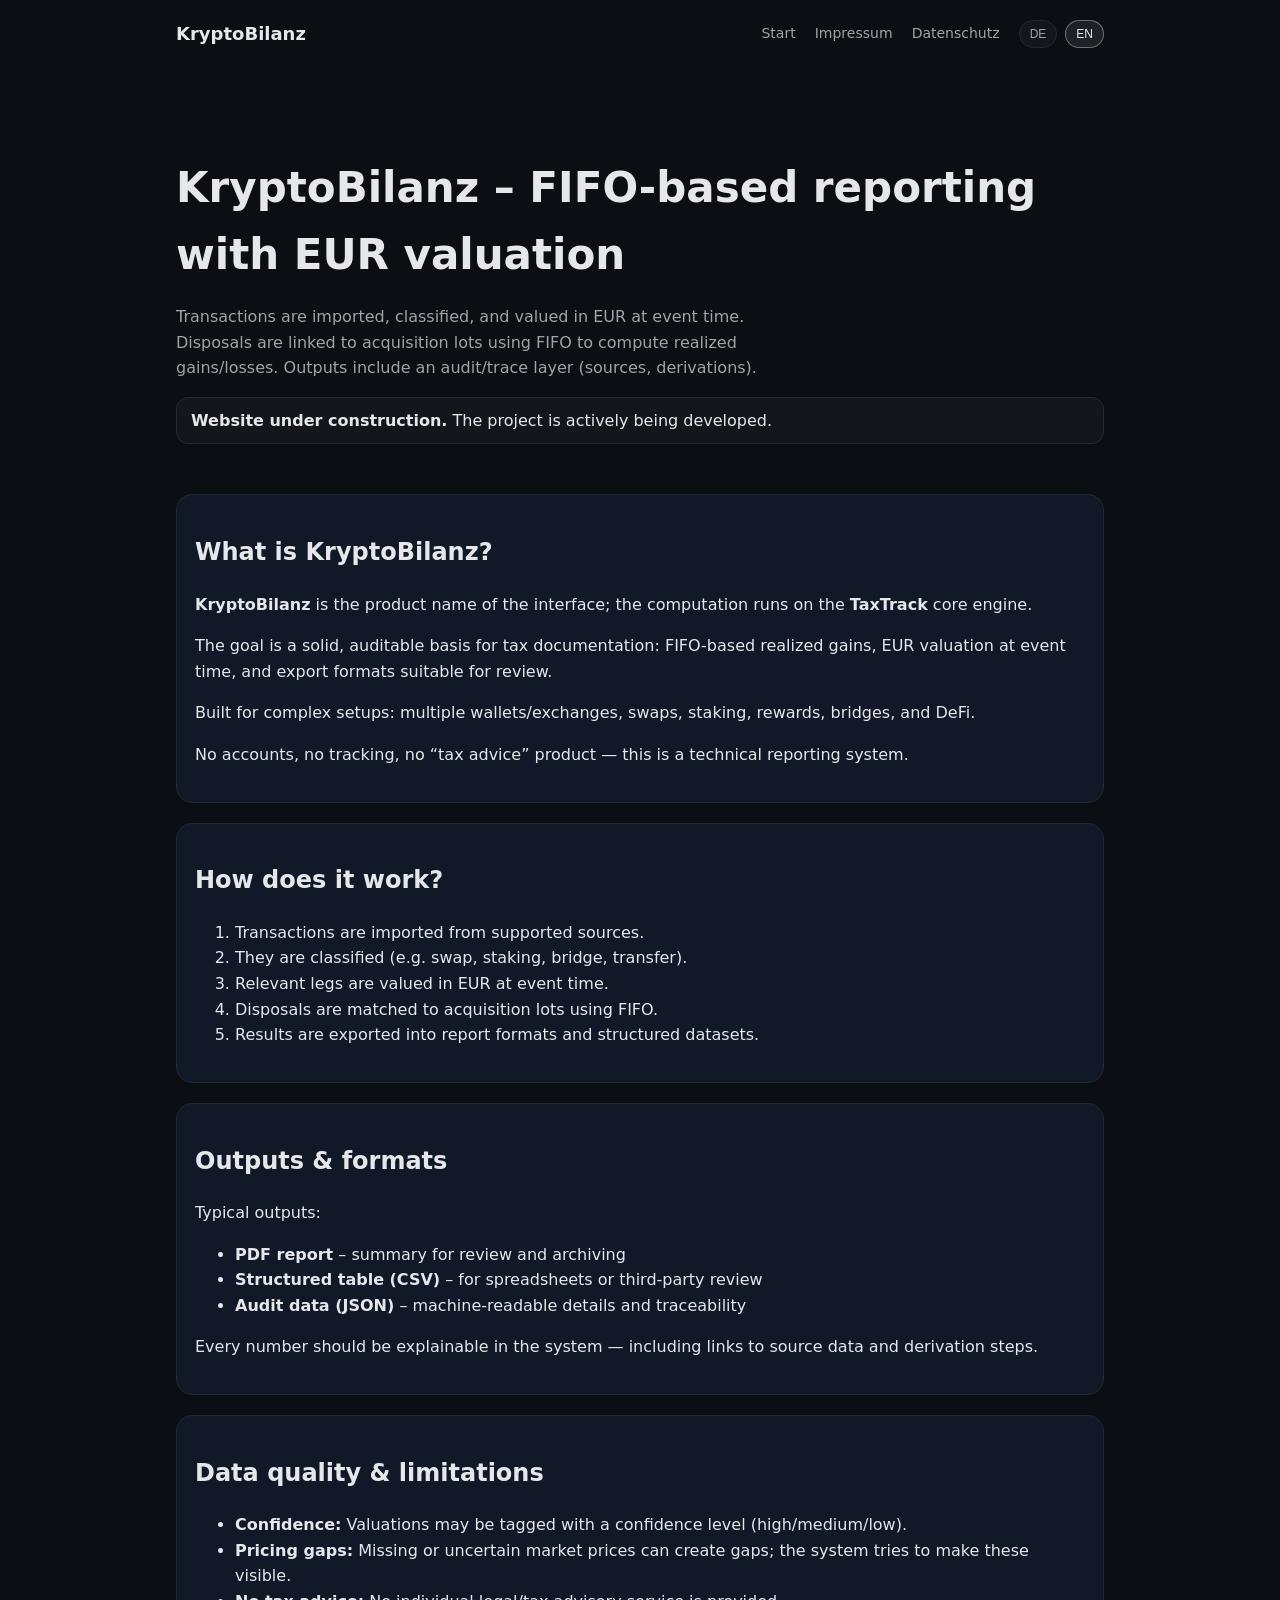
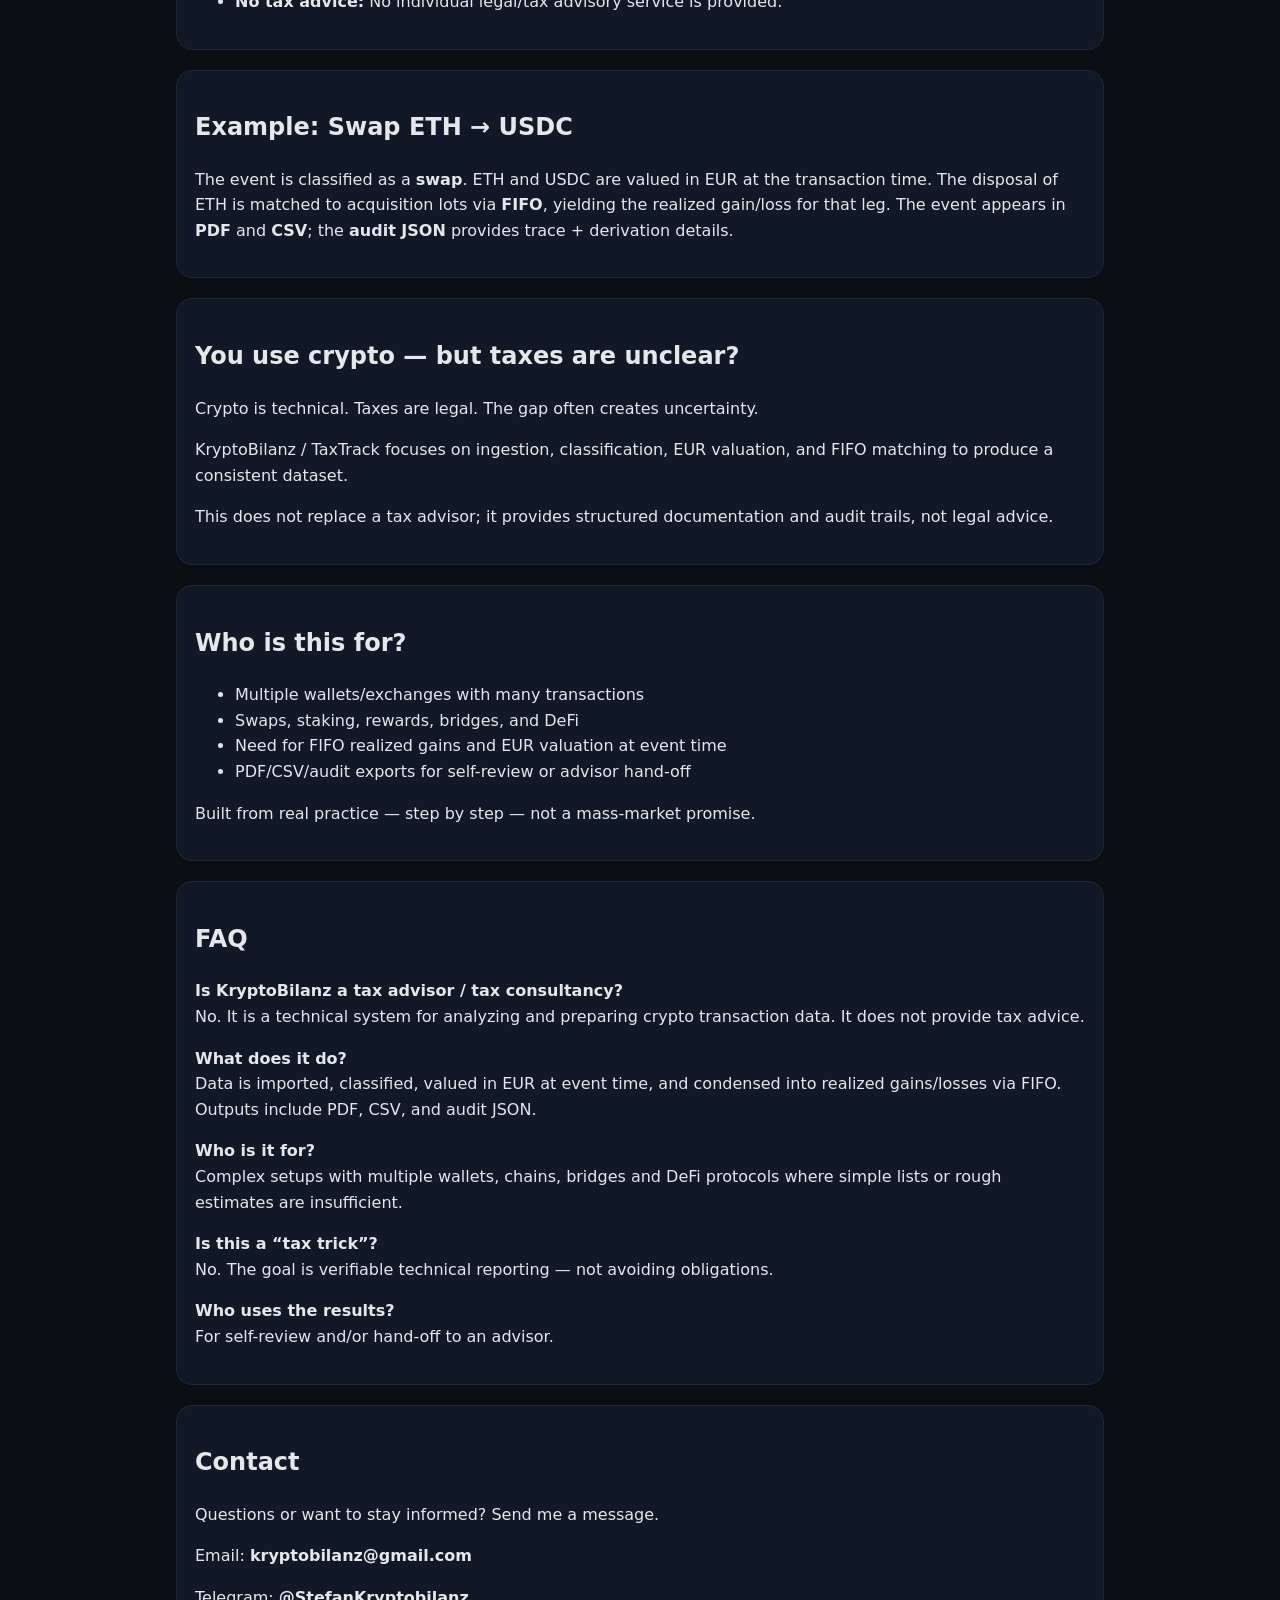
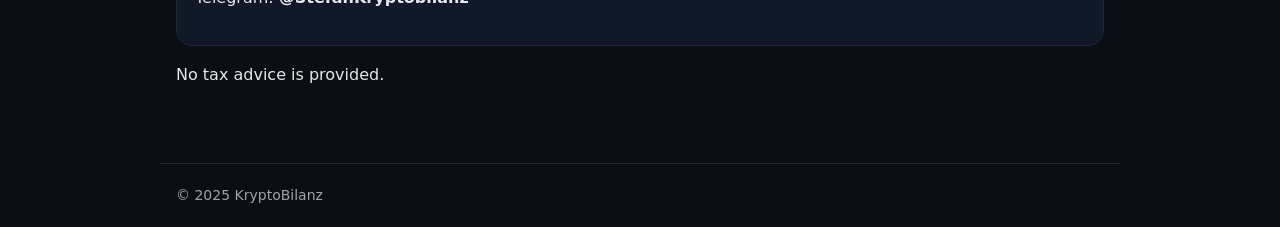
<file: index.html>
<!doctype html>
<html lang="de">
<head>
  <meta charset="utf-8" />
  <meta name="viewport" content="width=device-width,initial-scale=1" />
  <title>KryptoBilanz – FIFO, EUR-Bewertung, steuerliche Auswertung</title>
  <meta name="description" content="KryptoBilanz: Import von Transaktionen, Klassifikation, EUR-Bewertung zum Transaktionszeitpunkt, FIFO-Gewinnermittlung, PDF- und CSV-Berichte, Audit-JSON." />
  <link rel="stylesheet" href="style.css" />
</head>
<body data-title-de="KryptoBilanz – FIFO, EUR-Bewertung, steuerliche Auswertung" data-title-en="KryptoBilanz – FIFO-based reporting and valuation">

  <header class="wrap header">
    <div class="brand">KryptoBilanz</div>
    <nav class="nav">
      <a href="index.html">Start</a>
      <a href="impressum.html">Impressum</a>
      <a href="datenschutz.html">Datenschutz</a>
      <span class="lang-switch" aria-label="Language">
        <button class="lang-btn" type="button" data-lang-btn="de">DE</button>
        <button class="lang-btn" type="button" data-lang-btn="en">EN</button>
      </span>
    </nav>
  </header>


  <main class="wrap">

    <section class="hero">
      <div data-lang="de">
        <h1>KryptoBilanz – Auswertung mit FIFO und EUR-Bewertung</h1>
        <p class="subtitle">
          Transaktionen werden importiert, klassifiziert und zum jeweiligen Zeitpunkt in Euro bewertet.
          Veräußerungen werden nach der FIFO-Methode (First-In-First-Out) mit den zugehörigen Anschaffungskosten verknüpft.
          Die Ausgaben richten sich an eine steuerliche Nutzung im deutschen Kontext und werden um eine Audit- und Nachweis-Ebene ergänzt (Quellen, Rechenschritte).
        </p>
        <div class="notice">
          <strong>Website im Aufbau.</strong> Das Projekt wird aktuell entwickelt.
        </div>
      </div>

      <div data-lang="en" style="display:none">
        <h1>KryptoBilanz – FIFO-based reporting with EUR valuation</h1>
        <p class="subtitle">
          Transactions are imported, classified, and valued in EUR at event time.
          Disposals are linked to acquisition lots using FIFO to compute realized gains/losses.
          Outputs include an audit/trace layer (sources, derivations).
        </p>
        <div class="notice">
          <strong>Website under construction.</strong> The project is actively being developed.
        </div>
      </div>
    </section>

    <section class="card">
      <div data-lang="de">
        <h2>Was ist KryptoBilanz?</h2>
        <p>
          <strong>KryptoBilanz</strong> ist der Produktname der Oberfläche; die technische Auswertung läuft über das System <strong>TaxTrack</strong> (Core).
        </p>
        <p>
          Ziel ist eine belastbare Grundlage für die steuerliche Einordnung: keine vagen Versprechen, sondern
          FIFO-basierte Gewinnermittlung, Bewertung in Euro zum Transaktionszeitpunkt und
          steuerlich nutzbare Ausgabeformate – ergänzt um Prüfpfade und Nachweise.
        </p>
        <p>
          Der Schwerpunkt liegt auf realen, komplexen Setups:
          mehrere Wallets, Börsen, Swaps, Staking, Rewards, Bridges und DeFi-Protokolle.
        </p>
        <p>
          Kein Verkauf im Sinne einer Beratung, kein Tracking, keine Nutzerkonten.
          Es handelt sich um ein technisches Auswertungssystem.
        </p>
      </div>

      <div data-lang="en" style="display:none">
        <h2>What is KryptoBilanz?</h2>
        <p>
          <strong>KryptoBilanz</strong> is the product name of the interface; the computation runs on the <strong>TaxTrack</strong> core engine.
        </p>
        <p>
          The goal is a solid, auditable basis for tax documentation: FIFO-based realized gains, EUR valuation at event time,
          and export formats suitable for review.
        </p>
        <p>
          Built for complex setups: multiple wallets/exchanges, swaps, staking, rewards, bridges, and DeFi.
        </p>
        <p>
          No accounts, no tracking, no “tax advice” product — this is a technical reporting system.
        </p>
      </div>
    </section>

    <section class="card">
      <div data-lang="de">
        <h2>Wie funktioniert es?</h2>
        <ol>
          <li>Transaktionen werden aus den angebundenen Quellen importiert.</li>
          <li>Sie werden klassifiziert (z.&nbsp;B. Swap, Staking, Bridge, Transfer).</li>
          <li>Jede relevante Position wird zum Transaktionszeitpunkt in Euro bewertet.</li>
          <li>Auf Veräußerungen wird FIFO angewendet (älteste Bestände zuerst).</li>
          <li>Die Ergebnisse werden in steuerlich verwertbare Berichte und Datensätze überführt (siehe unten).</li>
        </ol>
      </div>

      <div data-lang="en" style="display:none">
        <h2>How does it work?</h2>
        <ol>
          <li>Transactions are imported from supported sources.</li>
          <li>They are classified (e.g. swap, staking, bridge, transfer).</li>
          <li>Relevant legs are valued in EUR at event time.</li>
          <li>Disposals are matched to acquisition lots using FIFO.</li>
          <li>Results are exported into report formats and structured datasets.</li>
        </ol>
      </div>
    </section>

    <section class="card">
      <div data-lang="de">
        <h2>Ergebnisse &amp; Formate</h2>
        <p>Typische Ausgaben:</p>
        <ul>
          <li><strong>PDF-Bericht</strong> – zusammenfassende Darstellung für Übersicht und Archiv</li>
          <li><strong>Strukturierte Tabelle (CSV)</strong> – für Weiterverarbeitung in Tabellenkalkulation oder durch Dritte</li>
          <li><strong>Audit-Daten (JSON)</strong> – maschinenlesbare Details zu Zuordnung und Logik</li>
        </ul>
        <p>
          Jede ausgewiesene Zahl soll im System nachvollziehbar sein – einschließlich Bezug zur Datenquelle und der zugrunde liegenden Berechnungsschritte (Audit- und Traceability-Schicht).
        </p>
      </div>

      <div data-lang="en" style="display:none">
        <h2>Outputs &amp; formats</h2>
        <p>Typical outputs:</p>
        <ul>
          <li><strong>PDF report</strong> – summary for review and archiving</li>
          <li><strong>Structured table (CSV)</strong> – for spreadsheets or third-party review</li>
          <li><strong>Audit data (JSON)</strong> – machine-readable details and traceability</li>
        </ul>
        <p>
          Every number should be explainable in the system — including links to source data and derivation steps.
        </p>
      </div>
    </section>

    <section class="card">
      <div data-lang="de">
        <h2>Datenqualität &amp; Grenzen</h2>
        <ul>
          <li><strong>Konfidenz:</strong> Einzelne Bewertungen können mit einem Vertrauensniveau versehen sein (hoch, mittel, niedrig), abhängig von Datenlage und Preisfindung.</li>
          <li><strong>Preise:</strong> Fehlende oder unsichere Marktpreise können zu Lücken oder Annahmen führen; das System versucht, solche Stellen sichtbar zu machen.</li>
          <li><strong>Keine Steuerberatung:</strong> Es wird keine individuelle steuerliche Rechtsberatung erteilt und keine verbindliche steuerliche Bewertung einzelner Fälle.</li>
        </ul>
      </div>

      <div data-lang="en" style="display:none">
        <h2>Data quality &amp; limitations</h2>
        <ul>
          <li><strong>Confidence:</strong> Valuations may be tagged with a confidence level (high/medium/low).</li>
          <li><strong>Pricing gaps:</strong> Missing or uncertain market prices can create gaps; the system tries to make these visible.</li>
          <li><strong>No tax advice:</strong> No individual legal/tax advisory service is provided.</li>
        </ul>
      </div>
    </section>

    <section class="card">
      <div data-lang="de">
        <h2>Beispiel: Swap ETH → USDC</h2>
        <p>
          Der Vorgang wird als <strong>Swap</strong> klassifiziert.
          ETH und USDC werden jeweils zum Transaktionszeitpunkt in Euro bewertet.
          Der Abgang von ETH wird im Bestand nach <strong>FIFO</strong> den ältesten Anschaffungen zugeordnet; daraus ergibt sich der realisierte Gewinn oder Verlust für diesen Teil.
          Der Vorgang erscheint in <strong>PDF</strong> und <strong>CSV</strong>; im <strong>Audit-JSON</strong> sind Zuordnung und Rechenweg nachvollziehbar.
        </p>
      </div>

      <div data-lang="en" style="display:none">
        <h2>Example: Swap ETH → USDC</h2>
        <p>
          The event is classified as a <strong>swap</strong>. ETH and USDC are valued in EUR at the transaction time.
          The disposal of ETH is matched to acquisition lots via <strong>FIFO</strong>, yielding the realized gain/loss for that leg.
          The event appears in <strong>PDF</strong> and <strong>CSV</strong>; the <strong>audit JSON</strong> provides trace + derivation details.
        </p>
      </div>
    </section>

    <section class="card">
      <div data-lang="de">
        <h2>Du nutzt Krypto – aber Steuern sind unklar?</h2>
        <p>
          Krypto ist technisch. Steuern sind juristisch.
          Dazwischen entsteht schnell Unsicherheit.
        </p>
        <p>
          KryptoBilanz / TaxTrack konzentriert sich auf die technische Erfassung,
          Klassifikation und EUR-Bewertung sowie die FIFO-Verknüpfung von Anschaffung und Veräußerung.
          So entsteht eine konsistente Datenbasis, auf der steuerliche Entscheidungen fundierter getroffen werden können.
        </p>
        <p>
          Das System ersetzt keinen Steuerberater;
          es liefert strukturierte Unterlagen und Prüfpfade, keine Rechtsauskunft.
        </p>
      </div>

      <div data-lang="en" style="display:none">
        <h2>You use crypto — but taxes are unclear?</h2>
        <p>
          Crypto is technical. Taxes are legal. The gap often creates uncertainty.
        </p>
        <p>
          KryptoBilanz / TaxTrack focuses on ingestion, classification, EUR valuation, and FIFO matching to produce a consistent dataset.
        </p>
        <p>
          This does not replace a tax advisor; it provides structured documentation and audit trails, not legal advice.
        </p>
      </div>
    </section>

    <section class="card">
      <div data-lang="de">
        <h2>Für wen ist KryptoBilanz gedacht?</h2>
        <ul>
          <li>Mehrere Wallets oder Börsen mit vielen Bewegungen</li>
          <li>Swaps, Staking, Rewards, Bridges oder DeFi</li>
          <li>Bedarf an FIFO-Gewinnermittlung und EUR-Bewertung zum Transaktionszeitpunkt</li>
          <li>Wunsch nach PDF-, CSV- und Audit-Ausgaben für Eigenprüfung oder Übergabe an einen Steuerberater</li>
        </ul>
        <p>
          KryptoBilanz ist kein Massenprodukt,
          sondern entsteht aus der Praxis – Schritt für Schritt.
        </p>
      </div>

      <div data-lang="en" style="display:none">
        <h2>Who is this for?</h2>
        <ul>
          <li>Multiple wallets/exchanges with many transactions</li>
          <li>Swaps, staking, rewards, bridges, and DeFi</li>
          <li>Need for FIFO realized gains and EUR valuation at event time</li>
          <li>PDF/CSV/audit exports for self-review or advisor hand-off</li>
        </ul>
        <p>
          Built from real practice — step by step — not a mass-market promise.
        </p>
      </div>
    </section>

    <section class="card">
      <div data-lang="de">
        <h2>Häufige Fragen (FAQ)</h2>

        <p><strong>Ist KryptoBilanz ein Steuerberater oder eine Steuerberatung?</strong><br>
        Nein. Es handelt sich um ein technisches System zur Analyse und Aufbereitung von Krypto-Transaktionen.
        Eine steuerliche Rechtsberatung im Sinne des Steuerberatungsgesetzes erfolgt nicht.</p>

        <p><strong>Was macht das System konkret?</strong><br>
        Transaktionsdaten werden importiert, klassifiziert, in Euro zum jeweiligen Zeitpunkt bewertet und mit FIFO zu Gewinnen oder Verlusten verdichtet.
        Ergebnisse liegen u.&nbsp;a. als PDF, CSV und Audit-JSON vor.</p>

        <p><strong>Für welche Setups ist das gedacht?</strong><br>
        Für komplexe Setups mit mehreren Wallets, Chains, Bridges und DeFi-Protokollen,
        bei denen einfache Listen oder pauschale Schätzungen nicht ausreichen.</p>

        <p><strong>Ist das ein Steuertrick oder eine Optimierung?</strong><br>
        Nein. Ziel ist eine nachprüfbare technische Darstellung –
        nicht die Umgehung steuerlicher Pflichten.</p>

        <p><strong>Wer nutzt die Ergebnisse?</strong><br>
        Die aufbereiteten Daten dienen als Grundlage
        für Nutzer selbst oder für deren Steuerberater.</p>
      </div>

      <div data-lang="en" style="display:none">
        <h2>FAQ</h2>

        <p><strong>Is KryptoBilanz a tax advisor / tax consultancy?</strong><br>
        No. It is a technical system for analyzing and preparing crypto transaction data. It does not provide tax advice.</p>

        <p><strong>What does it do?</strong><br>
        Data is imported, classified, valued in EUR at event time, and condensed into realized gains/losses via FIFO.
        Outputs include PDF, CSV, and audit JSON.</p>

        <p><strong>Who is it for?</strong><br>
        Complex setups with multiple wallets, chains, bridges and DeFi protocols where simple lists or rough estimates are insufficient.</p>

        <p><strong>Is this a “tax trick”?</strong><br>
        No. The goal is verifiable technical reporting — not avoiding obligations.</p>

        <p><strong>Who uses the results?</strong><br>
        For self-review and/or hand-off to an advisor.</p>
      </div>
    </section>


    <section class="card">
      <div data-lang="de">
        <h2>Kontakt</h2>
        <p>
          Du hast Fragen oder möchtest informiert bleiben?
          Schreib mir gern eine Nachricht.
        </p>
        <p>
          E-Mail: <strong>kryptobilanz@gmail.com</strong>
        </p>
        <p>
          Telegram: <strong>@StefanKryptobilanz</strong>
        </p>
      </div>

      <div data-lang="en" style="display:none">
        <h2>Contact</h2>
        <p>
          Questions or want to stay informed? Send me a message.
        </p>
        <p>
          Email: <strong>kryptobilanz@gmail.com</strong>
        </p>
        <p>
          Telegram: <strong>@StefanKryptobilanz</strong>
        </p>
      </div>
    </section>

    <p class="small" data-lang="de">
      Es erfolgt keine steuerliche Beratung im Sinne des Steuerberatungsgesetzes.
    </p>
    <p class="small" data-lang="en" style="display:none">
      No tax advice is provided.
    </p>

  </main>

  <footer class="wrap footer">
    <span>© 2025 KryptoBilanz</span>
  </footer>

  <script src="script.js"></script>
</body>
</html>
</file>
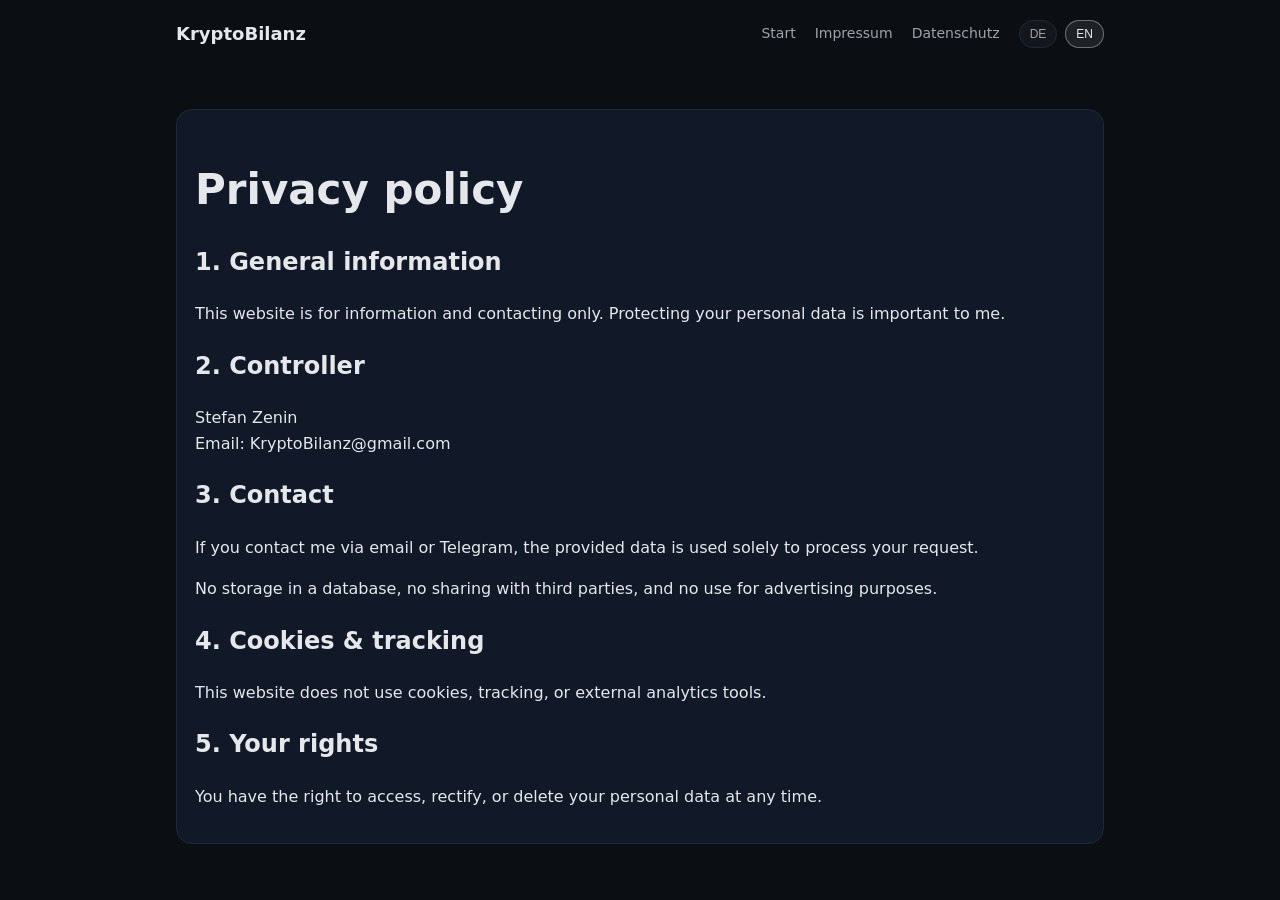
<file: datenschutz.html>
<!doctype html>
<html lang="de">
<head>
  <meta charset="utf-8">
  <title>Datenschutzerklärung – KryptoBilanz</title>
  <link rel="stylesheet" href="style.css">
</head>
<body data-title-de="Datenschutzerklärung – KryptoBilanz" data-title-en="Privacy policy – KryptoBilanz">

  <header class="wrap header">
    <div class="brand">KryptoBilanz</div>
    <nav class="nav">
      <a href="index.html">Start</a>
      <a href="impressum.html">Impressum</a>
      <a href="datenschutz.html">Datenschutz</a>
      <span class="lang-switch" aria-label="Language">
        <button class="lang-btn" type="button" data-lang-btn="de">DE</button>
        <button class="lang-btn" type="button" data-lang-btn="en">EN</button>
      </span>
    </nav>
  </header>

  <main class="wrap">
    <div class="card" data-lang="de">
      <h1>Datenschutzerklärung</h1>

      <h2>1. Allgemeine Hinweise</h2>
      <p>
        Diese Website dient ausschließlich der Information und Kontaktaufnahme.
        Der Schutz deiner persönlichen Daten ist mir wichtig.
      </p>

      <h2>2. Verantwortlicher</h2>
      <p>
        Stefan Zenin<br>
        E-Mail: KryptoBilanz@gmail.com
      </p>

      <h2>3. Kontaktaufnahme</h2>
      <p>
        Bei einer Kontaktaufnahme per E-Mail oder Telegram
        werden die übermittelten Daten ausschließlich zur Bearbeitung der Anfrage verwendet.
      </p>

      <p>
        Es erfolgt keine Speicherung in einer Datenbank,
        keine Weitergabe an Dritte
        und keine Nutzung zu Werbezwecken.
      </p>

      <h2>4. Cookies & Tracking</h2>
      <p>
        Diese Website verwendet keine Cookies,
        kein Tracking
        und keine externen Analyse-Tools.
      </p>

      <h2>5. Rechte der betroffenen Personen</h2>
      <p>
        Du hast jederzeit das Recht auf Auskunft, Berichtigung oder Löschung
        deiner personenbezogenen Daten.
      </p>
    </div>

    <div class="card" data-lang="en" style="display:none">
      <h1>Privacy policy</h1>

      <h2>1. General information</h2>
      <p>
        This website is for information and contacting only.
        Protecting your personal data is important to me.
      </p>

      <h2>2. Controller</h2>
      <p>
        Stefan Zenin<br>
        Email: KryptoBilanz@gmail.com
      </p>

      <h2>3. Contact</h2>
      <p>
        If you contact me via email or Telegram, the provided data is used solely to process your request.
      </p>

      <p>
        No storage in a database, no sharing with third parties, and no use for advertising purposes.
      </p>

      <h2>4. Cookies & tracking</h2>
      <p>
        This website does not use cookies, tracking, or external analytics tools.
      </p>

      <h2>5. Your rights</h2>
      <p>
        You have the right to access, rectify, or delete your personal data at any time.
      </p>
    </div>
  </main>

  <script src="script.js"></script>

</body>
</html>
</file>
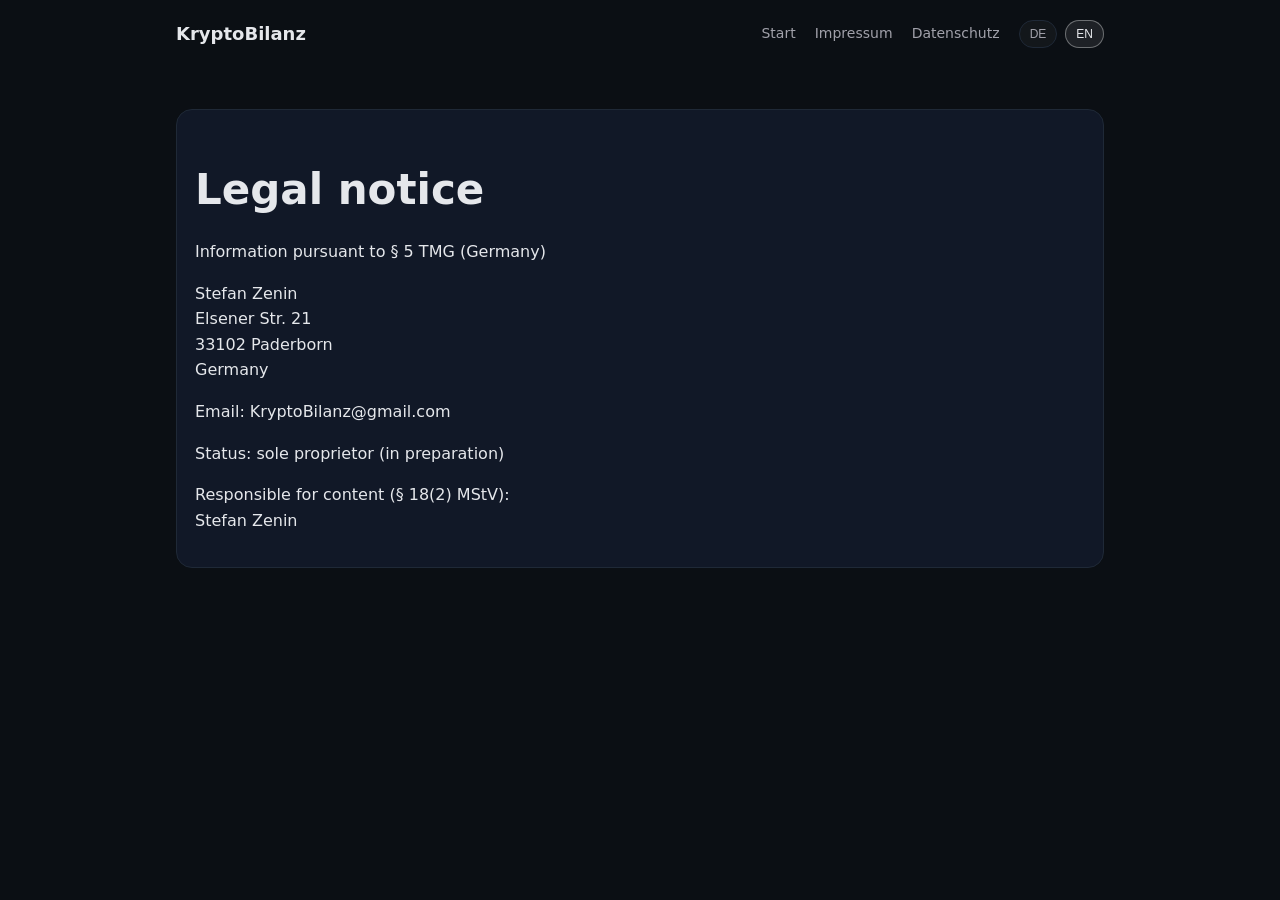
<file: impressum.html>
<!doctype html>
<html lang="de">
<head>
  <meta charset="utf-8">
  <title>Impressum – KryptoBilanz</title>
  <link rel="stylesheet" href="style.css">
</head>
<body data-title-de="Impressum – KryptoBilanz" data-title-en="Legal notice – KryptoBilanz">

  <header class="wrap header">
    <div class="brand">KryptoBilanz</div>
    <nav class="nav">
      <a href="index.html">Start</a>
      <a href="impressum.html">Impressum</a>
      <a href="datenschutz.html">Datenschutz</a>
      <span class="lang-switch" aria-label="Language">
        <button class="lang-btn" type="button" data-lang-btn="de">DE</button>
        <button class="lang-btn" type="button" data-lang-btn="en">EN</button>
      </span>
    </nav>
  </header>

  <main class="wrap">
    <div class="card" data-lang="de">
      <h1>Impressum</h1>

      <p>Angaben gemäß § 5 TMG</p>

      <p>
        Stefan Zenin<br>
        Elsener Str. 21<br>
        33102 Paderborn<br>
        Deutschland
      </p>

      <p>
        E-Mail: KryptoBilanz@gmail.com
      </p>

      <p>
        Status: Einzelunternehmer (in Vorbereitung)
      </p>

      <p>
        Inhaltlich verantwortlich gemäß § 18 Abs. 2 MStV:<br>
        Stefan Zenin
      </p>
    </div>

    <div class="card" data-lang="en" style="display:none">
      <h1>Legal notice</h1>

      <p>Information pursuant to § 5 TMG (Germany)</p>

      <p>
        Stefan Zenin<br>
        Elsener Str. 21<br>
        33102 Paderborn<br>
        Germany
      </p>

      <p>
        Email: KryptoBilanz@gmail.com
      </p>

      <p>
        Status: sole proprietor (in preparation)
      </p>

      <p>
        Responsible for content (§ 18(2) MStV):<br>
        Stefan Zenin
      </p>
    </div>
  </main>

  <script src="script.js"></script>

</body>
</html>
</file>
<file: style.css>
:root{
  --bg:#0b0f14;
  --card:#111827;
  --text:#e5e7eb;
  --muted:#a1a1aa;
  --line:#1f2937;
}

*{ box-sizing:border-box; }

body{
  margin:0;
  font-family: system-ui, -apple-system, Segoe UI, Roboto, Arial, sans-serif;
  background:var(--bg);
  color:var(--text);
  line-height:1.6;
}

.wrap{
  max-width: 960px;
  margin: 0 auto;
  padding: 20px 16px;
}

.brand{
  font-weight:700;
  font-size:18px;
}

.hero{
  padding: 30px 0;
}

h1{
  font-size: 42px;
  margin-bottom: 10px;
}

.subtitle{
  color:var(--muted);
  max-width: 60ch;
}

.notice{
  margin-top: 14px;
  padding: 10px 14px;
  border:1px solid var(--line);
  border-radius: 12px;
  background: rgba(255,255,255,0.03);
}

.card{
  margin-top: 20px;
  padding: 18px;
  background: var(--card);
  border:1px solid var(--line);
  border-radius: 16px;
}

.footer{
  margin-top: 40px;
  border-top:1px solid var(--line);
  color:var(--muted);
  font-size: 14px;
}

.header{
  display:flex;
  justify-content:space-between;
  align-items:center;
}

.nav a{
  margin-left:14px;
  text-decoration:none;
  color:var(--muted);
  font-size:14px;
}

.nav a:hover{
  color:var(--text);
}

.lang-switch{
  display:inline-flex;
  gap:8px;
  align-items:center;
  margin-left: 14px;
}

.lang-btn{
  appearance:none;
  border:1px solid var(--line);
  background: rgba(255,255,255,0.03);
  color: var(--muted);
  padding: 6px 10px;
  border-radius: 999px;
  font-size: 12px;
  cursor:pointer;
}

.lang-btn:hover{
  color: var(--text);
  border-color: rgba(255,255,255,0.25);
}

.lang-btn.is-active{
  color: var(--text);
  border-color: rgba(255,255,255,0.35);
  background: rgba(255,255,255,0.08);
}
</file>
